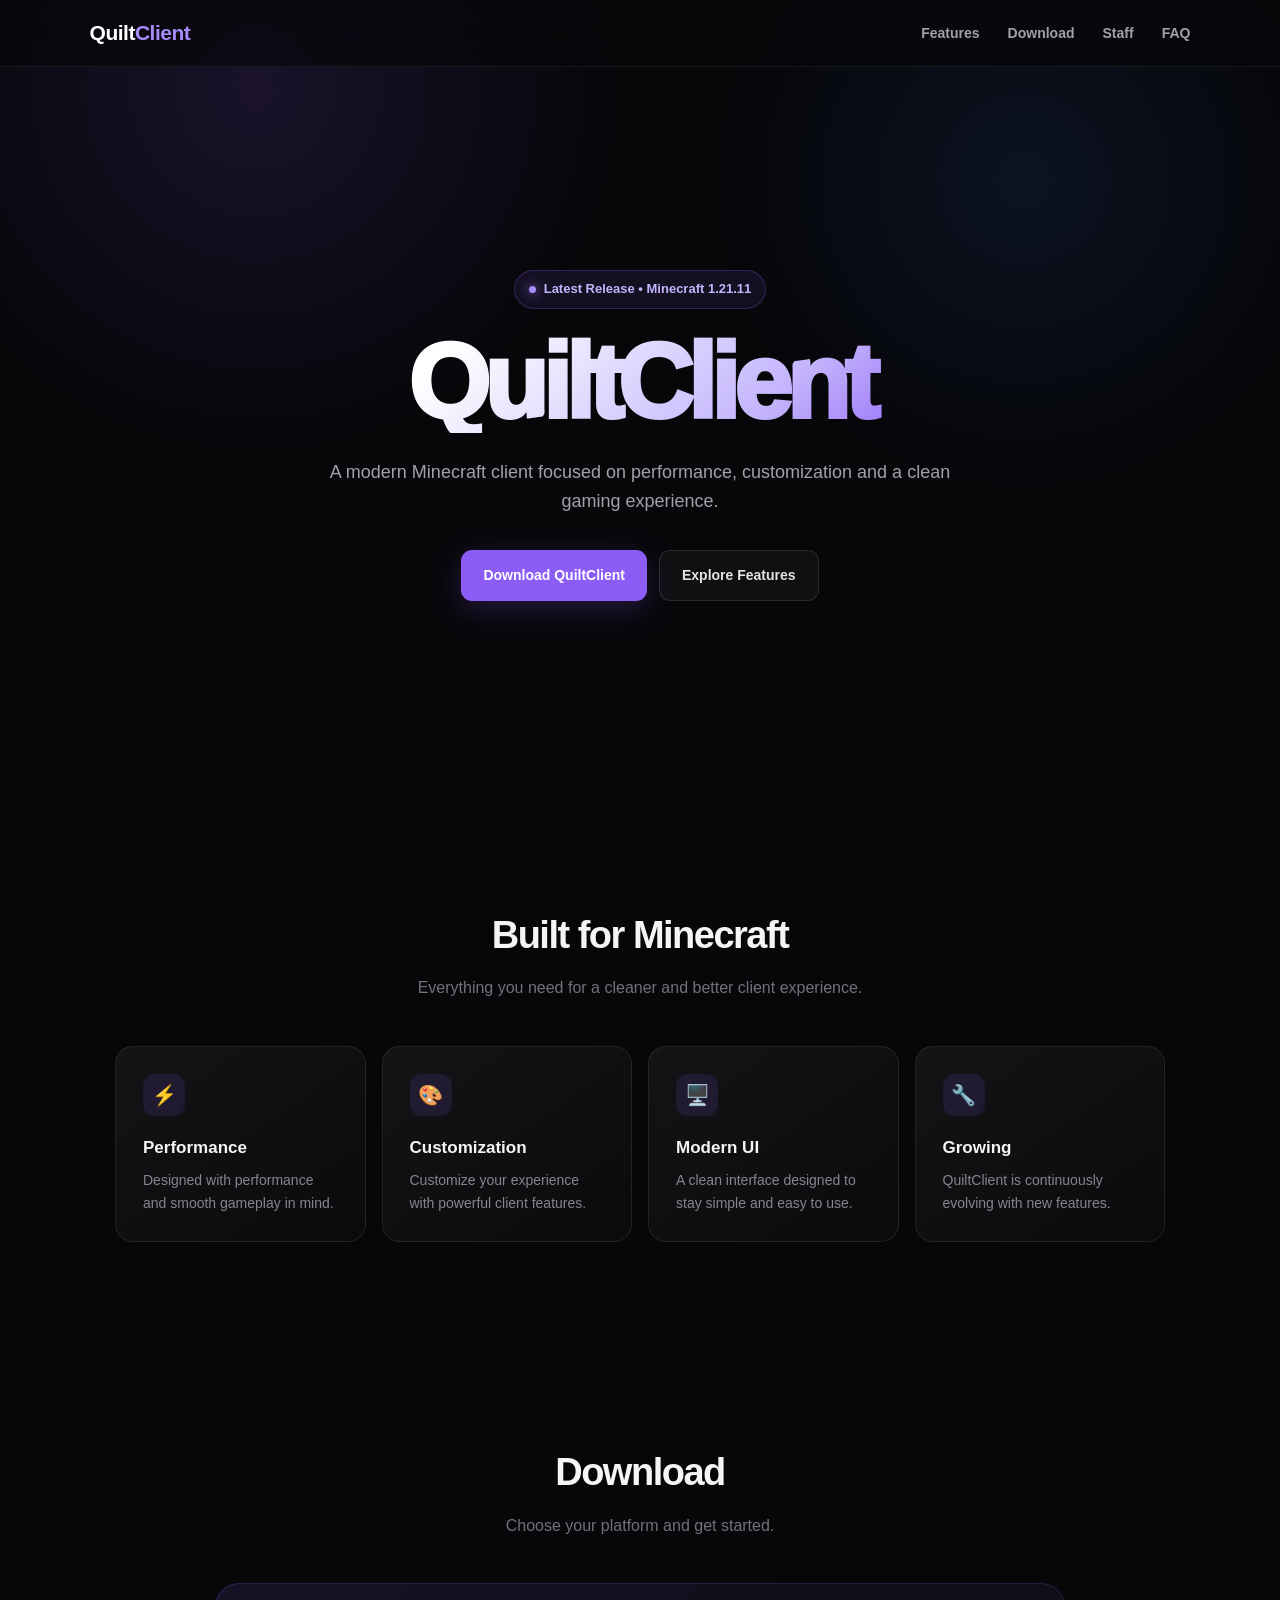
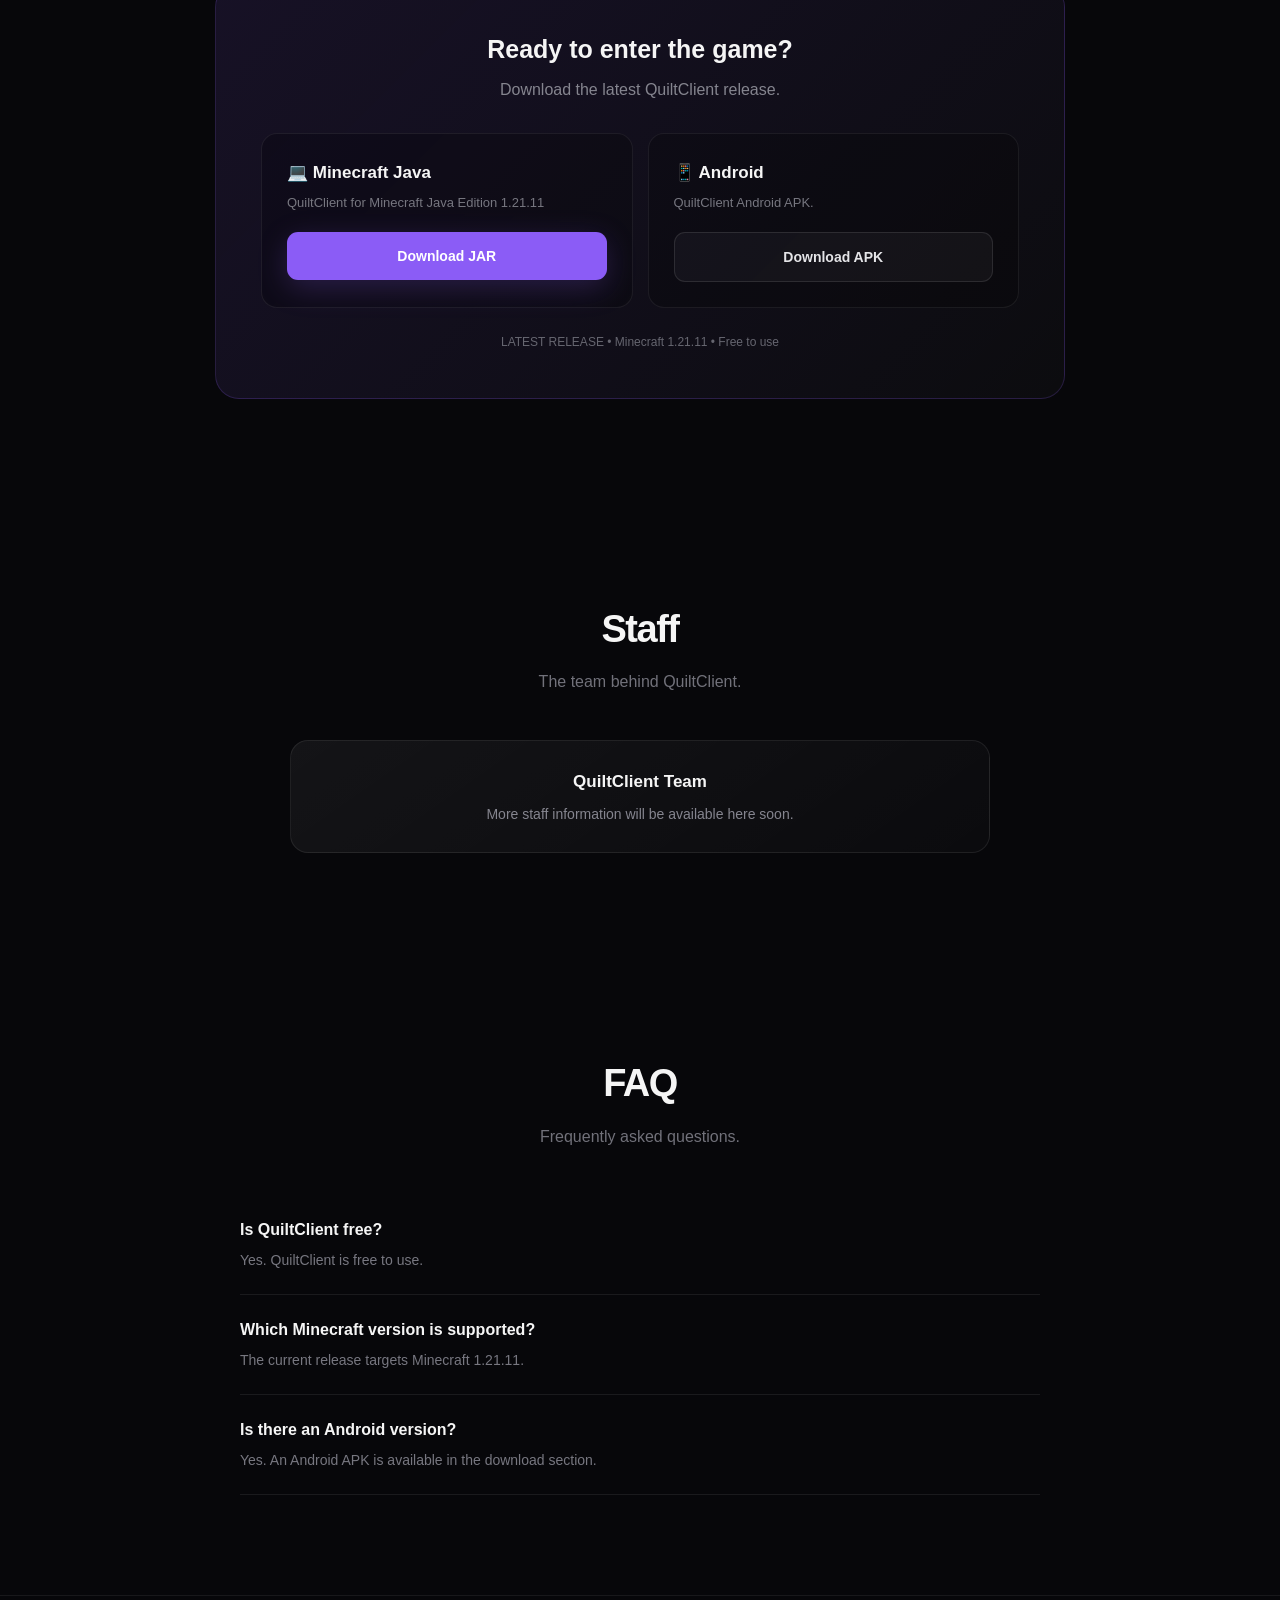
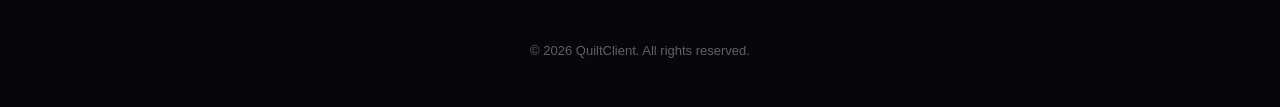
<file: index.html>
<!DOCTYPE html>
<html lang="en">
<head>
  <meta charset="UTF-8">
  <meta name="viewport" content="width=device-width, initial-scale=1.0">

  <title>QuiltClient — Minecraft Client</title>
  <meta name="description" content="QuiltClient — a modern Minecraft client built for performance, customization and a clean experience.">

  <style>
    * {
      box-sizing: border-box;
      margin: 0;
      padding: 0;
    }

    html {
      scroll-behavior: smooth;
    }

    body {
      font-family: Inter, Arial, Helvetica, sans-serif;
      background: #07070a;
      color: #f5f5f5;
      line-height: 1.6;
      overflow-x: hidden;
    }

    body::before {
      content: "";
      position: fixed;
      inset: 0;
      pointer-events: none;
      background:
        radial-gradient(circle at 20% 10%, rgba(139, 92, 246, 0.14), transparent 28%),
        radial-gradient(circle at 80% 20%, rgba(59, 130, 246, 0.10), transparent 25%);
      z-index: -1;
    }

    /* NAVBAR */

    nav {
      position: sticky;
      top: 0;
      z-index: 1000;
      display: flex;
      align-items: center;
      justify-content: space-between;
      padding: 16px 7%;
      background: rgba(7, 7, 10, 0.72);
      backdrop-filter: blur(18px);
      -webkit-backdrop-filter: blur(18px);
      border-bottom: 1px solid rgba(255,255,255,0.07);
    }

    .logo {
      color: white;
      text-decoration: none;
      font-size: 21px;
      font-weight: 900;
      letter-spacing: -0.5px;
    }

    .logo span {
      color: #a78bfa;
    }

    .nav-links {
      display: flex;
      gap: 28px;
    }

    .nav-links a {
      color: #a1a1aa;
      text-decoration: none;
      font-size: 14px;
      font-weight: 600;
      transition: 0.2s;
    }

    .nav-links a:hover {
      color: white;
    }

    /* HERO */

    .hero {
      min-height: 82vh;
      display: flex;
      justify-content: center;
      align-items: center;
      text-align: center;
      padding: 80px 22px;
    }

    .hero-content {
      max-width: 900px;
    }

    .badge {
      display: inline-flex;
      align-items: center;
      gap: 8px;
      padding: 8px 14px;
      margin-bottom: 24px;
      border-radius: 999px;
      background: rgba(139, 92, 246, 0.10);
      border: 1px solid rgba(139, 92, 246, 0.25);
      color: #c4b5fd;
      font-size: 13px;
      font-weight: 700;
    }

    .dot {
      width: 7px;
      height: 7px;
      border-radius: 50%;
      background: #a78bfa;
      box-shadow: 0 0 12px #a78bfa;
    }

    .hero h1 {
      font-size: clamp(55px, 10vw, 105px);
      line-height: 0.95;
      letter-spacing: -6px;
      font-weight: 950;
      margin-bottom: 25px;
      background: linear-gradient(135deg, #ffffff 20%, #c4b5fd 70%, #8b5cf6);
      -webkit-background-clip: text;
      -webkit-text-fill-color: transparent;
    }

    .hero p {
      max-width: 650px;
      margin: auto;
      color: #a1a1aa;
      font-size: 18px;
    }

    .hero-buttons {
      margin-top: 35px;
      display: flex;
      justify-content: center;
      gap: 12px;
      flex-wrap: wrap;
    }

    .btn {
      display: inline-flex;
      align-items: center;
      justify-content: center;
      padding: 13px 22px;
      border-radius: 11px;
      text-decoration: none;
      font-size: 14px;
      font-weight: 800;
      transition: 0.2s;
    }

    .btn-primary {
      background: #8b5cf6;
      color: white;
      box-shadow: 0 8px 30px rgba(139,92,246,0.22);
    }

    .btn-primary:hover {
      transform: translateY(-2px);
      background: #7c3aed;
    }

    .btn-secondary {
      color: #e4e4e7;
      background: rgba(255,255,255,0.04);
      border: 1px solid rgba(255,255,255,0.10);
    }

    .btn-secondary:hover {
      background: rgba(255,255,255,0.08);
    }

    /* GENERAL */

    section {
      max-width: 1100px;
      margin: auto;
      padding: 100px 25px;
    }

    .section-heading {
      text-align: center;
      margin-bottom: 45px;
    }

    .section-heading h2 {
      font-size: 38px;
      letter-spacing: -1.5px;
      margin-bottom: 10px;
    }

    .section-heading p {
      color: #71717a;
    }

    /* FEATURES */

    .features {
      display: grid;
      grid-template-columns: repeat(auto-fit, minmax(230px, 1fr));
      gap: 16px;
    }

    .card {
      padding: 27px;
      border-radius: 18px;
      background: linear-gradient(
        145deg,
        rgba(255,255,255,0.055),
        rgba(255,255,255,0.018)
      );
      border: 1px solid rgba(255,255,255,0.08);
      transition: 0.25s;
    }

    .card:hover {
      transform: translateY(-4px);
      border-color: rgba(139,92,246,0.35);
      background: rgba(139,92,246,0.06);
    }

    .icon {
      width: 42px;
      height: 42px;
      display: flex;
      align-items: center;
      justify-content: center;
      border-radius: 12px;
      margin-bottom: 18px;
      background: rgba(139,92,246,0.12);
      font-size: 20px;
    }

    .card h3 {
      margin-bottom: 8px;
      font-size: 17px;
    }

    .card p {
      color: #85858f;
      font-size: 14px;
    }

    /* DOWNLOAD */

    .download-panel {
      max-width: 850px;
      margin: auto;
      padding: 45px;
      border-radius: 24px;
      background:
        linear-gradient(
          135deg,
          rgba(139,92,246,0.12),
          rgba(255,255,255,0.025)
        );
      border: 1px solid rgba(139,92,246,0.20);
      text-align: center;
    }

    .download-panel h3 {
      font-size: 25px;
      margin-bottom: 8px;
    }

    .download-panel > p {
      color: #85858f;
      margin-bottom: 30px;
    }

    .downloads {
      display: grid;
      grid-template-columns: repeat(auto-fit, minmax(250px, 1fr));
      gap: 15px;
    }

    .download-card {
      padding: 25px;
      text-align: left;
      border-radius: 16px;
      background: rgba(0,0,0,0.22);
      border: 1px solid rgba(255,255,255,0.07);
    }

    .download-card h4 {
      margin-bottom: 7px;
      font-size: 17px;
    }

    .download-card p {
      color: #777780;
      font-size: 13px;
      margin-bottom: 18px;
    }

    .download-card .btn {
      width: 100%;
    }

    .version {
      display: block;
      margin-top: 25px;
      color: #666670;
      font-size: 12px;
    }

    /* FAQ */

    .faq-box {
      max-width: 800px;
      margin: auto;
    }

    .faq {
      padding: 22px 0;
      border-bottom: 1px solid rgba(255,255,255,0.08);
    }

    .faq h3 {
      font-size: 16px;
      margin-bottom: 7px;
    }

    .faq p {
      color: #777780;
      font-size: 14px;
    }

    /* FOOTER */

    footer {
      padding: 45px 20px;
      text-align: center;
      border-top: 1px solid rgba(255,255,255,0.07);
      color: #5f5f68;
      font-size: 13px;
    }

    /* MOBILE */

    @media (max-width: 650px) {

      nav {
        padding: 15px 20px;
      }

      .nav-links {
        gap: 13px;
      }

      .nav-links a {
        font-size: 12px;
      }

      .hero h1 {
        letter-spacing: -4px;
      }

      .hero p {
        font-size: 16px;
      }

      section {
        padding: 75px 18px;
      }

      .download-panel {
        padding: 28px 18px;
      }

      .section-heading h2 {
        font-size: 31px;
      }
    }
  </style>
</head>

<body>

  <!-- NAVIGATION -->

  <nav>
    <a href="#" class="logo">Quilt<span>Client</span></a>

    <div class="nav-links">
      <a href="#features">Features</a>
      <a href="#download">Download</a>
      <a href="#staff">Staff</a>
      <a href="#faq">FAQ</a>
    </div>
  </nav>

  <!-- HERO -->

  <header class="hero">

    <div class="hero-content">

      <div class="badge">
        <span class="dot"></span>
        Latest Release • Minecraft 1.21.11
      </div>

      <h1>QuiltClient</h1>

      <p>
        A modern Minecraft client focused on performance,
        customization and a clean gaming experience.
      </p>

      <div class="hero-buttons">

        <a href="#download" class="btn btn-primary">
          Download QuiltClient
        </a>

        <a href="#features" class="btn btn-secondary">
          Explore Features
        </a>

      </div>

    </div>

  </header>

  <!-- FEATURES -->

  <section id="features">

    <div class="section-heading">
      <h2>Built for Minecraft</h2>
      <p>Everything you need for a cleaner and better client experience.</p>
    </div>

    <div class="features">

      <div class="card">
        <div class="icon">⚡</div>
        <h3>Performance</h3>
        <p>
          Designed with performance and smooth gameplay in mind.
        </p>
      </div>

      <div class="card">
        <div class="icon">🎨</div>
        <h3>Customization</h3>
        <p>
          Customize your experience with powerful client features.
        </p>
      </div>

      <div class="card">
        <div class="icon">🖥️</div>
        <h3>Modern UI</h3>
        <p>
          A clean interface designed to stay simple and easy to use.
        </p>
      </div>

      <div class="card">
        <div class="icon">🔧</div>
        <h3>Growing</h3>
        <p>
          QuiltClient is continuously evolving with new features.
        </p>
      </div>

    </div>

  </section>

  <!-- DOWNLOAD -->

  <section id="download">

    <div class="section-heading">
      <h2>Download</h2>
      <p>Choose your platform and get started.</p>
    </div>

    <div class="download-panel">

      <h3>Ready to enter the game?</h3>

      <p>
        Download the latest QuiltClient release.
      </p>

      <div class="downloads">

        <div class="download-card">

          <h4>💻 Minecraft Java</h4>

          <p>
            QuiltClient for Minecraft Java Edition 1.21.11
          </p>

          <a
            href="downloads/QuiltClient.jar"
            class="btn btn-primary"
            download>
            Download JAR
          </a>

        </div>

        <div class="download-card">

          <h4>📱 Android</h4>

          <p>
            QuiltClient Android APK.
          </p>

          <a
            href="downloads/QuiltClient.apk"
            class="btn btn-secondary"
            download>
            Download APK
          </a>

        </div>

      </div>

      <span class="version">
        LATEST RELEASE • Minecraft 1.21.11 • Free to use
      </span>

    </div>

  </section>

  <!-- STAFF -->

  <section id="staff">

    <div class="section-heading">
      <h2>Staff</h2>
      <p>The team behind QuiltClient.</p>
    </div>

    <div class="card" style="max-width:700px;margin:auto;text-align:center;">
      <h3>QuiltClient Team</h3>
      <p>
        More staff information will be available here soon.
      </p>
    </div>

  </section>

  <!-- FAQ -->

  <section id="faq">

    <div class="section-heading">
      <h2>FAQ</h2>
      <p>Frequently asked questions.</p>
    </div>

    <div class="faq-box">

      <div class="faq">
        <h3>Is QuiltClient free?</h3>
        <p>Yes. QuiltClient is free to use.</p>
      </div>

      <div class="faq">
        <h3>Which Minecraft version is supported?</h3>
        <p>The current release targets Minecraft 1.21.11.</p>
      </div>

      <div class="faq">
        <h3>Is there an Android version?</h3>
        <p>Yes. An Android APK is available in the download section.</p>
      </div>

    </div>

  </section>

  <!-- FOOTER -->

  <footer>
    <p>© 2026 QuiltClient. All rights reserved.</p>
  </footer>

</body>
        </html>
</file>
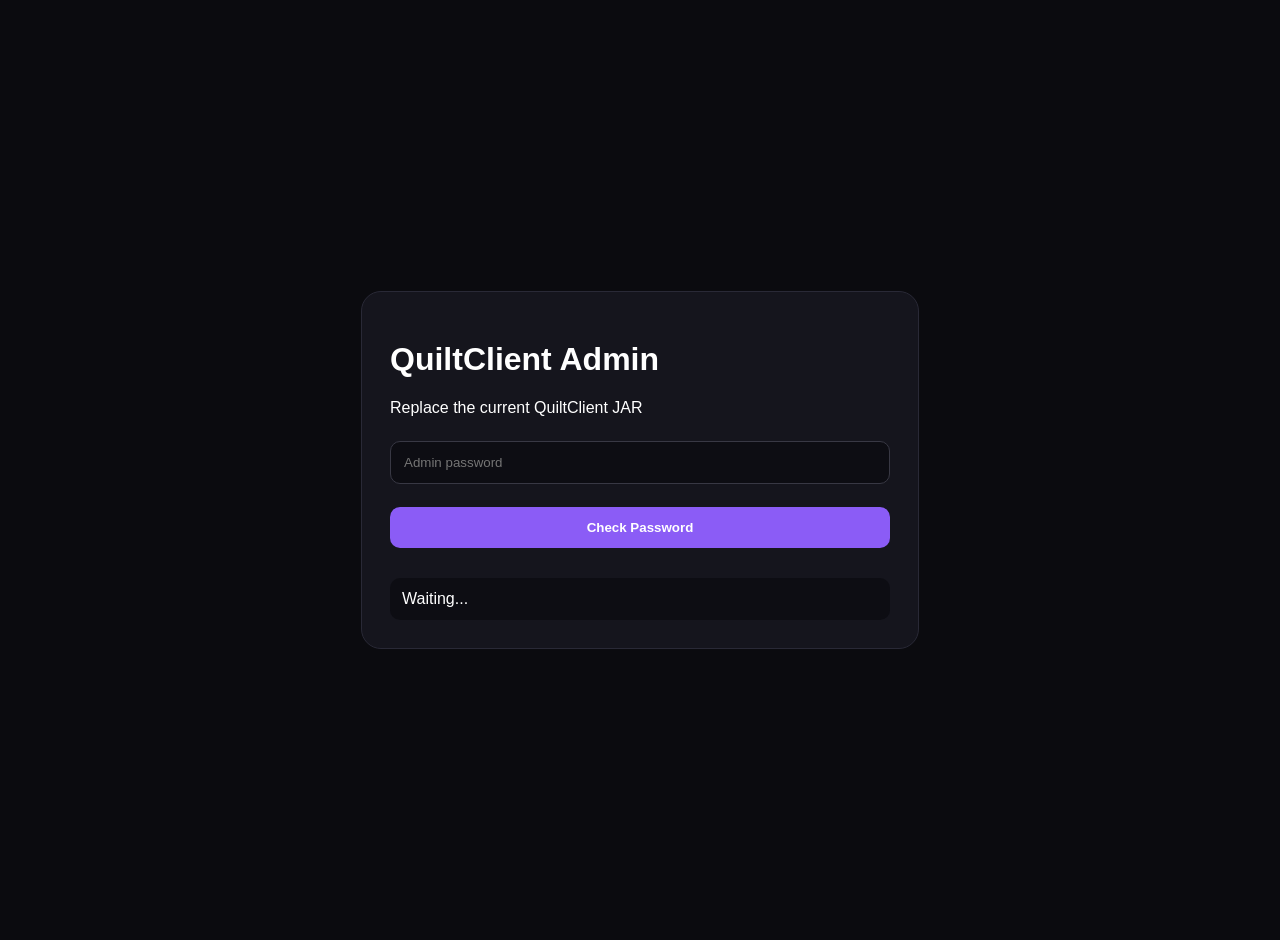
<file: admin.html>
<!doctype html><html><head><meta charset="utf-8"><meta name="viewport" content="width=device-width,initial-scale=1"><title>QuiltClient Admin</title><style>body{margin:0;background:#0b0b0f;color:#fff;font-family:Arial,sans-serif;min-height:100vh;display:flex;align-items:center;justify-content:center;padding:20px}.card{width:100%;max-width:500px;background:#15151d;border:1px solid #292936;border-radius:20px;padding:28px}input,button{width:100%;padding:13px;margin:8px 0 15px;border-radius:10px}input{box-sizing:border-box;border:1px solid #383844;background:#0d0d13;color:#fff}button{border:0;background:#8b5cf6;color:#fff;font-weight:bold}.hidden{display:none}.status{margin-top:15px;padding:12px;background:#0d0d13;white-space:pre-wrap;border-radius:10px}</style></head><body><div class="card"><h1>QuiltClient Admin</h1><p>Replace the current QuiltClient JAR</p><div id="login"><input id="password" type="password" placeholder="Admin password"><button id="check">Check Password</button></div><div id="panel" class="hidden"><input id="jar" type="file" accept=".jar"><button id="upload">Replace Download</button></div><div id="status" class="status">Waiting...</div></div><script>const API="https://quiltclient-admin.sk53882724845.workers.dev";const p=document.getElementById('password'),s=document.getElementById('status');const msg=x=>s.textContent=x;document.getElementById('check').onclick=async()=>{if(!p.value)return msg('Enter the password.');try{const r=await fetch(API+'/check',{method:'POST',headers:{'Content-Type':'application/json'},body:JSON.stringify({password:p.value})});const d=await r.json();if(!r.ok||!d.ok)throw Error(d.error||'Incorrect password.');document.getElementById('login').classList.add('hidden');document.getElementById('panel').classList.remove('hidden');msg('Access granted.')}catch(e){msg(e.message)}};document.getElementById('upload').onclick=async()=>{const f=document.getElementById('jar').files[0];if(!f)return msg('Select a JAR file first.');if(!f.name.toLowerCase().endsWith('.jar'))return msg('Only .jar files are allowed.');msg('Uploading and replacing...');try{const form=new FormData();form.append('password',p.value);form.append('file',f,f.name);const r=await fetch(API+'/upload',{method:'POST',body:form});const d=await r.json();if(!r.ok||!d.ok)throw Error(d.error||'Upload failed.');msg('Upload successful!\nThe existing QuiltClient JAR has been replaced.');document.getElementById('jar').value=''}catch(e){msg(e.message)}};</script></body></html>
</file>
